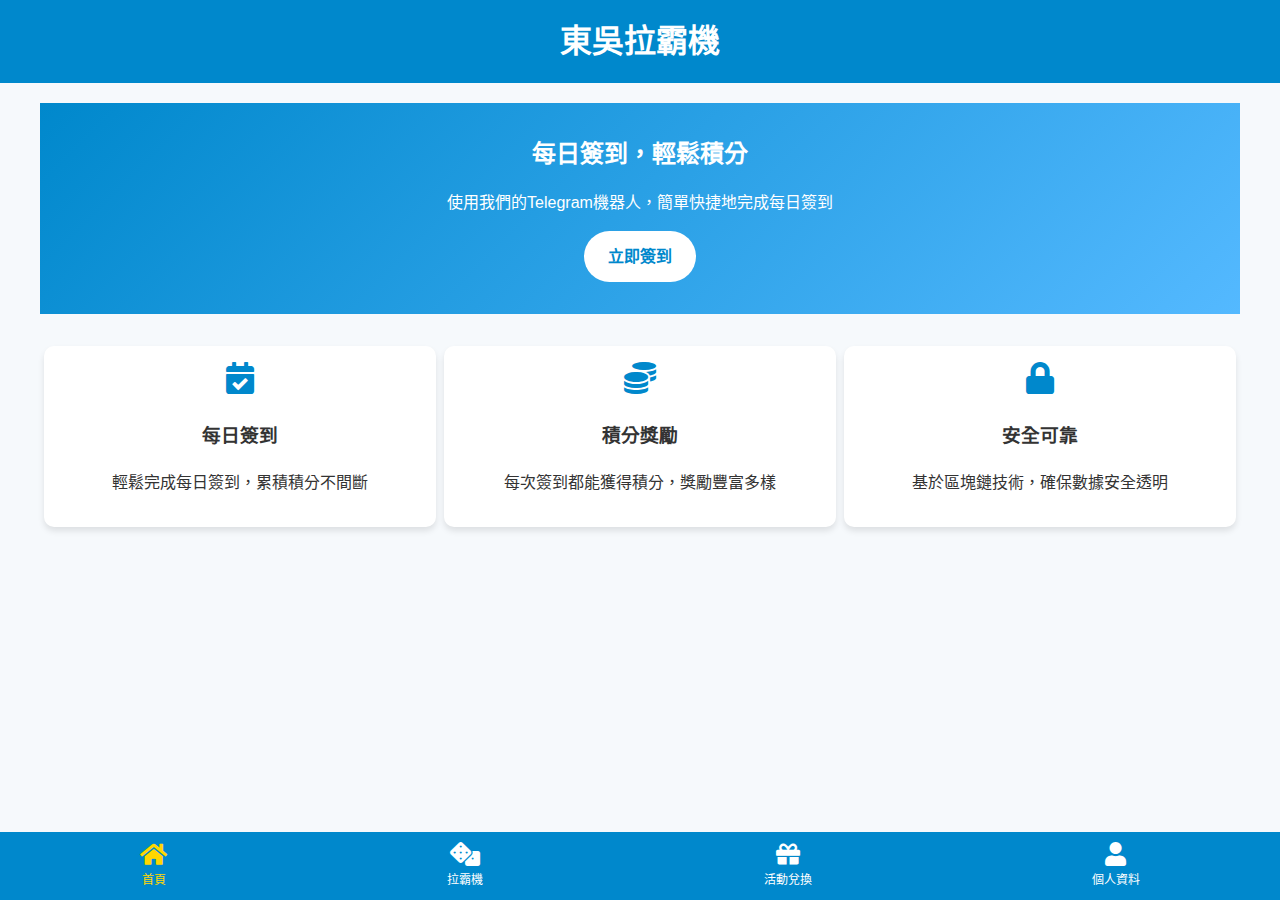
<file: index.html>
<!DOCTYPE html>
<html lang="zh-TW">
<head>
    <meta charset="UTF-8">
    <meta name="viewport" content="width=device-width, initial-scale=1.0">
    <title>東吳拉霸機 - 首頁</title>
    <link rel="stylesheet" href="https://cdnjs.cloudflare.com/ajax/libs/font-awesome/5.15.3/css/all.min.css">
    <link rel="stylesheet" href="styles.css">
</head>
<body>
    <header>
        <h1>東吳拉霸機</h1>
    </header>

    <div class="container">
        <section class="hero">
            <h2>每日簽到，輕鬆積分</h2>
            <p>使用我們的Telegram機器人，簡單快捷地完成每日簽到</p>
            <a href="#" class="cta-button" id="openCalendar">立即簽到</a>
        </section>

        <div class="features">
            <div class="feature">
                <i class="fas fa-calendar-check"></i>
                <h3>每日簽到</h3>
                <p>輕鬆完成每日簽到，累積積分不間斷</p>
            </div>
            <div class="feature">
                <i class="fas fa-coins"></i>
                <h3>積分獎勵</h3>
                <p>每次簽到都能獲得積分，獎勵豐富多樣</p>
            </div>
            <div class="feature">
                <i class="fas fa-lock"></i>
                <h3>安全可靠</h3>
                <p>基於區塊鏈技術，確保數據安全透明</p>
            </div>
        </div>
    </div>

    <!-- 簽到日曆彈窗 -->
    <div id="calendarModal" class="modal">
        <div class="modal-content">
            <span class="close">&times;</span>
            <h2>簽到日曆</h2>
            <div id="calendar" class="calendar"></div>
        </div>
    </div>

    <!-- 簽到成功彈窗 -->
    <div id="successModal" class="modal">
        <div class="modal-content">
            <span class="close">&times;</span>
            <h2>簽到成功！</h2>
            <p id="reward-message"></p>
        </div>
    </div>

    <nav class="bottom-nav">
        <a href="index.html" class="nav-item active">
            <i class="fas fa-home"></i>
            首頁
        </a>
        <a href="slot-machine.html" class="nav-item">
            <i class="fas fa-dice"></i>
            拉霸機
        </a>
        <a href="event-exchange.html" class="nav-item">
            <i class="fas fa-gift"></i>
            活動兌換
        </a>
        <a href="profile.html" class="nav-item">
            <i class="fas fa-user"></i>
            個人資料
        </a>
    </nav>

    <script src="scripts.js"></script>
</body>
</html>
</file>
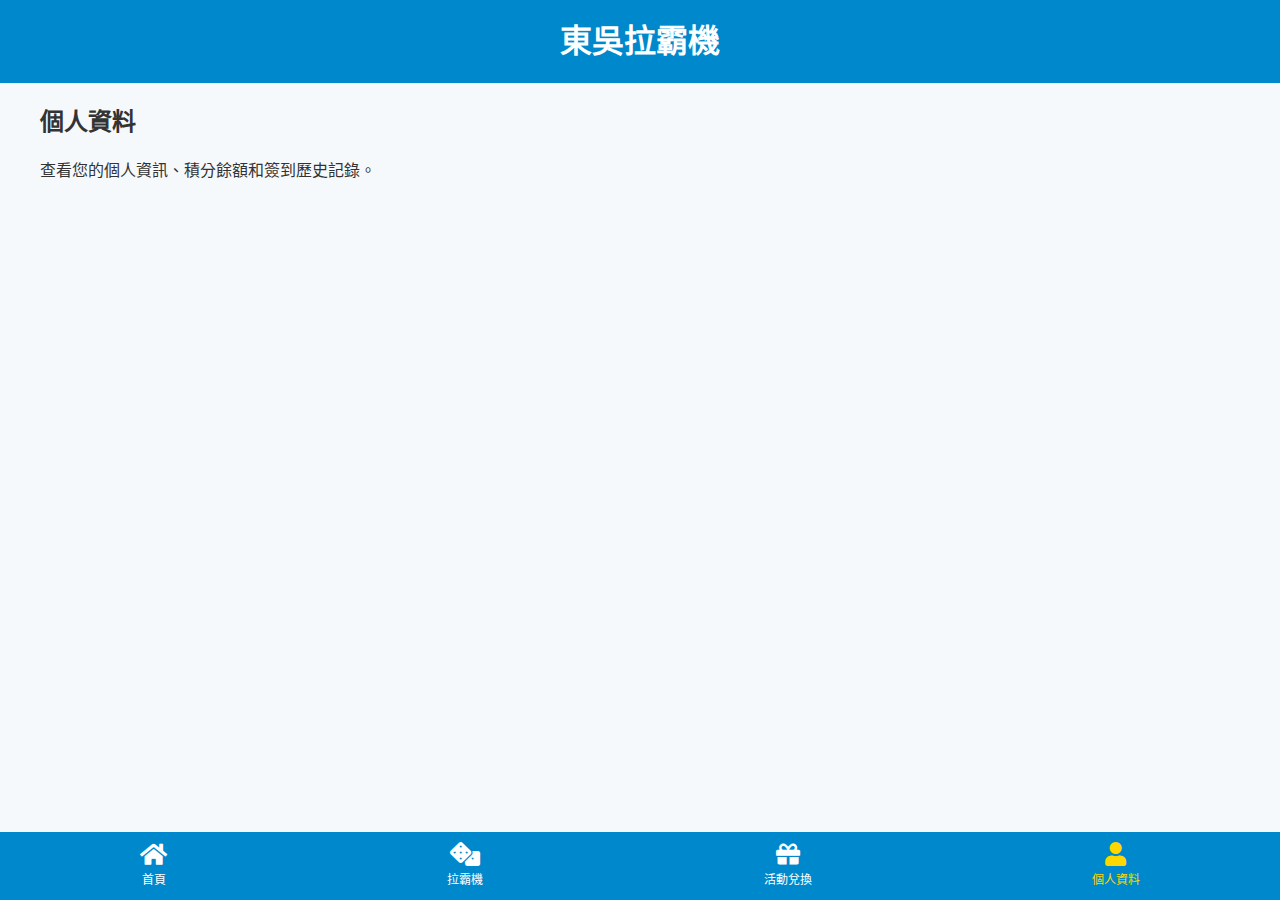
<file: profile.html>
<!DOCTYPE html>
<html lang="zh-TW">
<head>
    <meta charset="UTF-8">
    <meta name="viewport" content="width=device-width, initial-scale=1.0">
    <title>東吳拉霸機 - 個人資料</title>
    <link rel="stylesheet" href="https://cdnjs.cloudflare.com/ajax/libs/font-awesome/5.15.3/css/all.min.css">
    <link rel="stylesheet" href="styles.css">
</head>
<body>
    <header>
        <h1>東吳拉霸機</h1>
    </header>

    <div class="container">
        <h2>個人資料</h2>
        <p>查看您的個人資訊、積分餘額和簽到歷史記錄。</p>
        <!-- 這裡可以添加用戶資料顯示和編輯功能 -->
    </div>

    <nav class="bottom-nav">
        <a href="index.html" class="nav-item">
            <i class="fas fa-home"></i>
            首頁
        </a>
        <a href="slot-machine.html" class="nav-item">
            <i class="fas fa-dice"></i>
            拉霸機
        </a>
        <a href="event-exchange.html" class="nav-item">
            <i class="fas fa-gift"></i>
            活動兌換
        </a>
        <a href="profile.html" class="nav-item active">
            <i class="fas fa-user"></i>
            個人資料
        </a>
    </nav>

    <script src="scripts.js"></script>
</body>
</html>
</file>
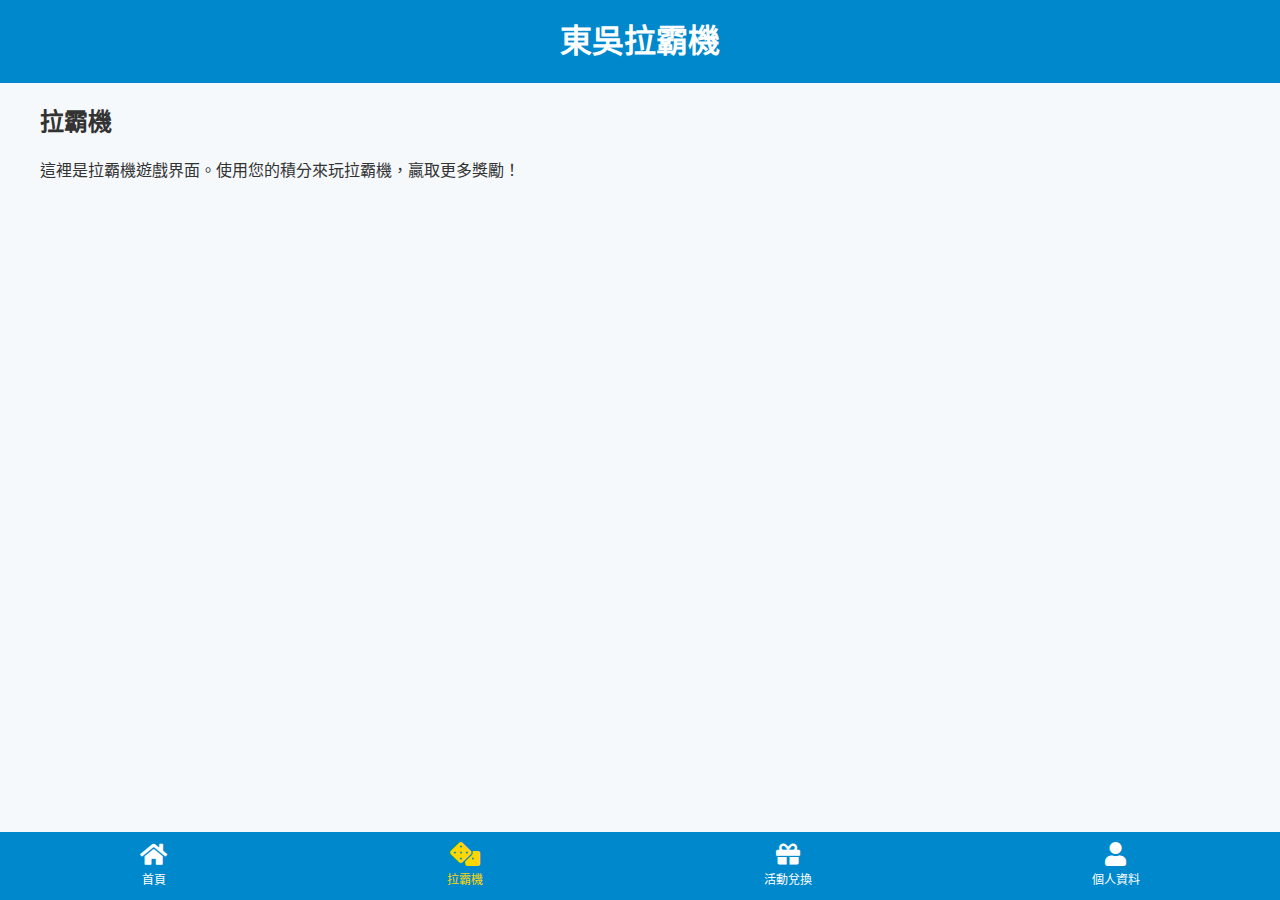
<file: slot-machine.html>
<!DOCTYPE html>
<html lang="zh-TW">
<head>
    <meta charset="UTF-8">
    <meta name="viewport" content="width=device-width, initial-scale=1.0">
    <title>東吳拉霸機 - 拉霸機</title>
    <link rel="stylesheet" href="https://cdnjs.cloudflare.com/ajax/libs/font-awesome/5.15.3/css/all.min.css">
    <link rel="stylesheet" href="styles.css">
</head>
<body>
    <header>
        <h1>東吳拉霸機</h1>
    </header>

    <div class="container">
        <h2>拉霸機</h2>
        <p>這裡是拉霸機遊戲界面。使用您的積分來玩拉霸機，贏取更多獎勵！</p>
        <!-- 這裡可以添加拉霸機遊戲的具體實現 -->
    </div>

    <nav class="bottom-nav">
        <a href="index.html" class="nav-item">
            <i class="fas fa-home"></i>
            首頁
        </a>
        <a href="slot-machine.html" class="nav-item active">
            <i class="fas fa-dice"></i>
            拉霸機
        </a>
        <a href="event-exchange.html" class="nav-item">
            <i class="fas fa-gift"></i>
            活動兌換
        </a>
        <a href="profile.html" class="nav-item">
            <i class="fas fa-user"></i>
            個人資料
        </a>
    </nav>

    <script src="scripts.js"></script>
</body>
</html>
</file>
<file: styles.css>
:root {
    --primary-color: #0088cc;
    --secondary-color: #54b9ff;
    --background-color: #f6f9fc;
    --text-color: #333;
    --box-shadow: 0 4px 6px rgba(0,0,0,0.1);
}

body, html {
    margin: 0;
    padding: 0;
    font-family: 'Segoe UI', Tahoma, Geneva, Verdana, sans-serif;
    background-color: var(--background-color);
    color: var(--text-color);
    line-height: 1.6;
    height: 100%;
}

.container {
    max-width: 1200px;
    margin: 0 auto;
    padding: 20px;
    padding-bottom: 70px;
}

header {
    background-color: var(--primary-color);
    color: white;
    text-align: center;
    padding: 1rem 0;
}

h1, h2 {
    margin: 0;
}

.hero {
    background: linear-gradient(135deg, var(--primary-color), var(--secondary-color));
    color: white;
    text-align: center;
    padding: 2rem 0;
    margin-bottom: 2rem;
}

.cta-button {
    display: inline-block;
    background-color: white;
    color: var(--primary-color);
    padding: 0.8rem 1.5rem;
    text-decoration: none;
    border-radius: 30px;
    font-weight: bold;
    transition: transform 0.3s ease, background-color 0.3s ease;
    border: none;
    cursor: pointer;
}

.cta-button:hover {
    transform: translateY(-3px);
    background-color: #f0f0f0;
}

.cta-button:focus {
    outline: 2px solid var(--secondary-color);
    outline-offset: 2px;
}

.features {
    display: flex;
    justify-content: space-around;
    flex-wrap: wrap;
    margin-top: 2rem;
}

.feature {
    flex-basis: 30%;
    text-align: center;
    padding: 1rem;
    background-color: white;
    border-radius: 10px;
    box-shadow: var(--box-shadow);
    margin-bottom: 1rem;
    transition: transform 0.3s ease;
}

.feature:hover {
    transform: translateY(-5px);
}

.feature i {
    font-size: 2rem;
    color: var(--primary-color);
    margin-bottom: 0.5rem;
}

.bottom-nav {
    position: fixed;
    bottom: 0;
    left: 0;
    width: 100%;
    background-color: var(--primary-color);
    display: flex;
    justify-content: space-around;
    padding: 10px 0;
    z-index: 1000;
}

.nav-item {
    color: white;
    text-align: center;
    text-decoration: none;
    font-size: 12px;
    transition: color 0.3s ease;
}

.nav-item i {
    font-size: 24px;
    display: block;
    margin-bottom: 5px;
}

.nav-item.active {
    color: #ffd700;
}

.nav-item:focus {
    outline: 2px solid var(--secondary-color);
    outline-offset: 2px;
}

/* 模態框樣式 */
.modal {
    display: none;
    position: fixed;
    z-index: 1000;
    left: 0;
    top: 0;
    width: 100%;
    height: 100%;
    overflow: auto;
    background-color: rgba(0,0,0,0.4);
    animation: fadeIn 0.3s;
}

@keyframes fadeIn {
    from { opacity: 0; }
    to { opacity: 1; }
}

.modal-content {
    background-color: #fefefe;
    margin: 15% auto;
    padding: 20px;
    border: 1px solid #888;
    width: 90%;
    max-width: 400px;
    border-radius: 10px;
    box-shadow: 0 5px 15px rgba(0,0,0,0.3);
    animation: slideIn 0.3s;
}

@keyframes slideIn {
    from { transform: translateY(-50px); opacity: 0; }
    to { transform: translateY(0); opacity: 1; }
}

.close {
    color: #aaa;
    float: right;
    font-size: 28px;
    font-weight: bold;
    cursor: pointer;
    transition: color 0.3s ease;
}

.close:hover,
.close:focus {
    color: #000;
    text-decoration: none;
}

/* 日曆樣式 */
.calendar {
    display: grid;
    grid-template-columns: repeat(7, 1fr);
    gap: 5px;
    margin-top: 15px;
}

.calendar-day {
    aspect-ratio: 1;
    display: flex;
    align-items: center;
    justify-content: center;
    background-color: #f0f0f0;
    border-radius: 5px;
    font-weight: bold;
    cursor: pointer;
    transition: background-color 0.3s ease;
}

.calendar-day.checked {
    background-color: var(--primary-color);
    color: white;
}

.calendar-day.today {
    border: 2px solid var(--secondary-color);
}

.calendar-day:not(.checked):hover {
    background-color: var(--secondary-color);
    color: white;
}

/* QR code 掃描頁面樣式 */
#scanner-container {
    position: relative;
    max-width: 100%;
    height: 70vh;
    margin: 20px auto;
    overflow: hidden;
    background: #f0f0f0;
    border-radius: 10px;
    box-shadow: var(--box-shadow);
}

#scanner-overlay {
    position: absolute;
    top: 0;
    left: 0;
    right: 0;
    bottom: 0;
    background: rgba(255, 255, 255, 0.3);
    z-index: 1;
}

#scanner-frame {
    position: absolute;
    top: 50%;
    left: 50%;
    transform: translate(-50%, -50%);
    width: 70%;
    height: 50%;
    border: 2px solid #00a0e9;
    box-shadow: 0 0 0 9999px rgba(255, 255, 255, 0.5);
}

.corner-animation {
    position: absolute;
    width: 20px;
    height: 20px;
    border-color: #00a0e9;
    border-style: solid;
    animation: pulse 2s infinite;
}

.top-left {
    top: -2px;
    left: -2px;
    border-width: 2px 0 0 2px;
}

.top-right {
    top: -2px;
    right: -2px;
    border-width: 2px 2px 0 0;
}

.bottom-left {
    bottom: -2px;
    left: -2px;
    border-width: 0 0 2px 2px;
}

.bottom-right {
    bottom: -2px;
    right: -2px;
    border-width: 0 2px 2px 0;
}

@keyframes pulse {
    0% { opacity: 0.5; }
    50% { opacity: 1; }
    100% { opacity: 0.5; }
}

#qr-video {
    width: 100%;
    height: 100%;
    object-fit: cover;
}

#scan-instruction {
    position: absolute;
    top: 10px;
    left: 50%;
    transform: translateX(-50%);
    color: #333;
    font-size: 18px;
    font-weight: bold;
    text-shadow: 1px 1px 3px rgba(255, 255, 255, 0.5);
    z-index: 2;
}

#start-scanner {
    position: absolute;
    bottom: 20px;
    left: 50%;
    transform: translateX(-50%);
    z-index: 2;
}

#loading-animation {
    position: absolute;
    top: 50%;
    left: 50%;
    transform: translate(-50%, -50%);
    text-align: center;
    z-index: 3;
}

.spinner {
    width: 50px;
    height: 50px;
    border: 5px solid #f3f3f3;
    border-top: 5px solid #00a0e9;
    border-radius: 50%;
    animation: spin 1s linear infinite;
    margin: 0 auto 10px;
}

@keyframes spin {
    0% { transform: rotate(0deg); }
    100% { transform: rotate(360deg); }
}

.hidden {
    display: none;
}

/* 響應式設計 */
@media (max-width: 768px) {
    .feature {
        flex-basis: 100%;
    }
    
    #scanner-frame {
        width: 90%;
        height: 60%;
    }
    
    .container {
        padding: 10px;
        padding-bottom: 60px;
    }
    
    .hero {
        padding: 1.5rem 0;
    }
    
    .cta-button {
        padding: 0.6rem 1.2rem;
    }

    #scan-instruction {
        font-size: 16px;
    }
}



/* ... 保留其他原有的 CSS ... */

#exchange-container {
    background-color: white;
    border: 1px solid #ddd;
    border-radius: 10px;
    padding: 15px;
    margin: 20px auto;
    text-align: center;
    box-shadow: var(--box-shadow);
    max-width: 90%;
}

#exchange-input-area {
    margin: 15px auto;
    max-width: 80%;
}

#exchange-input {
    width: 100%;
    padding: 10px;
    border: 1px solid var(--primary-color);
    border-radius: 5px;
    font-size: 16px;
    box-sizing: border-box;
}

#confirm-exchange {
    margin-top: 10px;
    background-color: var(--primary-color);
    color: white;
    border: none;
    padding: 10px;
    font-size: 16px;
    cursor: pointer;
    transition: background-color 0.3s ease;
    border-radius: 5px;
    width: 80%;
    max-width: 200px;
}

#confirm-exchange:hover {
    background-color: var(--secondary-color);
}

/* 響應式設計調整 */
@media (max-width: 480px) {
    #exchange-container {
        padding: 10px;
    }

    #exchange-input-area {
        max-width: 90%;
    }

    #exchange-input {
        font-size: 14px;
    }

    #confirm-exchange {
        font-size: 14px;
        width: 90%;
    }
}
</file>
